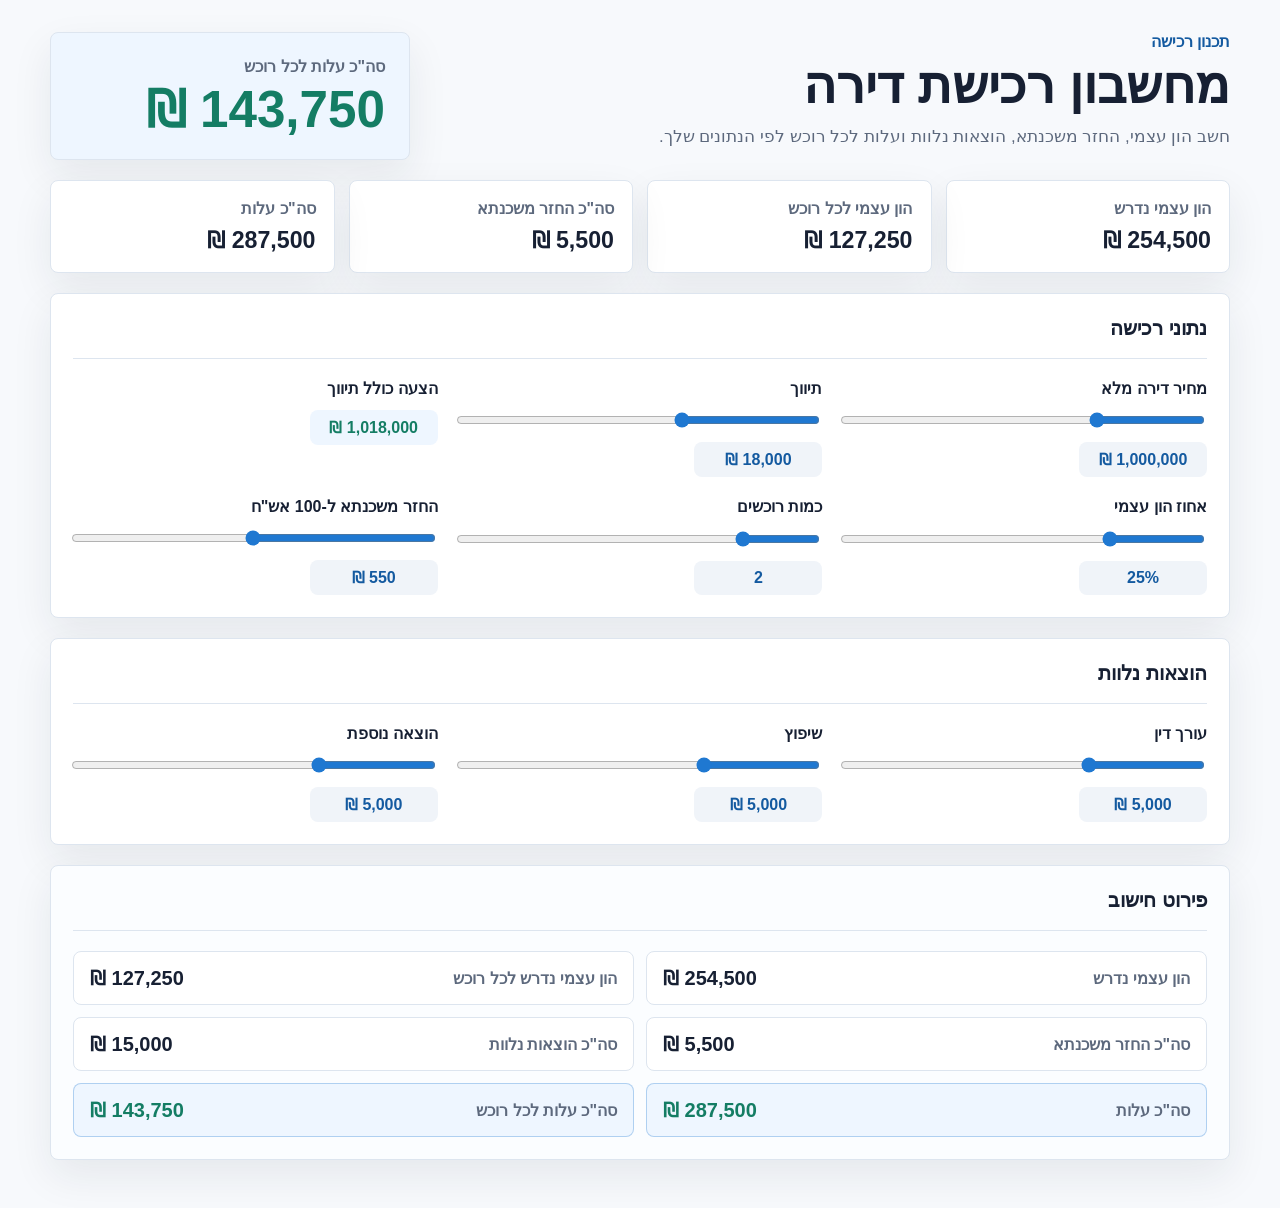
<file: index.html>
<!doctype html>
<html lang="he" dir="rtl">
  <head>
    <meta charset="utf-8">
    <meta name="viewport" content="width=device-width, initial-scale=1">
    <title>מחשבון רכישת דירה</title>
    <link rel="stylesheet" href="styles.css">
  </head>
  <body>
    <main class="app">
      <section class="hero" aria-labelledby="page-title">
        <div>
          <p class="eyebrow">תכנון רכישה</p>
          <h1 id="page-title">מחשבון רכישת דירה</h1>
          <p class="intro">חשב הון עצמי, החזר משכנתא, הוצאות נלוות ועלות לכל רוכש לפי הנתונים שלך.</p>
        </div>
        <div class="hero-total">
          <span>סה"כ עלות לכל רוכש</span>
          <strong id="total-per-buyer-top">₪0</strong>
        </div>
      </section>

      <section class="summary-grid" aria-label="סיכום">
        <article class="metric">
          <span>הון עצמי נדרש</span>
          <strong id="required-equity">₪0</strong>
        </article>
        <article class="metric">
          <span>הון עצמי לכל רוכש</span>
          <strong id="equity-per-buyer">₪0</strong>
        </article>
        <article class="metric">
          <span>סה"כ החזר משכנתא</span>
          <strong id="mortgage-total">₪0</strong>
        </article>
        <article class="metric">
          <span>סה"כ עלות</span>
          <strong id="total-cost">₪0</strong>
        </article>
      </section>

      <form class="calculator" id="calculator">
        <section class="panel" aria-labelledby="purchase-title">
          <div class="section-heading">
            <h2 id="purchase-title">נתוני רכישה</h2>
          </div>

          <div class="field-grid">
            <label class="field">
              <span>מחיר דירה מלא</span>
              <input type="range" id="full-price" min="800000" max="1500000" step="10000" value="1000000">
              <output for="full-price" id="full-price-output">₪1,000,000</output>
            </label>

            <label class="field">
              <span>תיווך</span>
              <input type="range" id="brokerage" min="12000" max="28000" step="500" value="18000">
              <output for="brokerage" id="brokerage-output">₪18,000</output>
            </label>

            <div class="field calculated-field">
              <span>הצעה כולל תיווך</span>
              <output id="offer-with-brokerage-output">₪1,018,000</output>
            </div>

            <label class="field">
              <span>אחוז הון עצמי</span>
              <input type="range" id="equity-percent" min="0" max="100" step="1" value="25">
              <output for="equity-percent" id="equity-percent-output">25%</output>
            </label>

            <label class="field">
              <span>כמות רוכשים</span>
              <input type="range" id="buyers" min="1" max="6" step="1" value="2">
              <output for="buyers" id="buyers-output">2</output>
            </label>

            <label class="field">
              <span>החזר משכנתא ל-100 אש"ח</span>
              <input type="range" id="mortgage-per-100k" min="500" max="600" step="5" value="550">
              <output for="mortgage-per-100k" id="mortgage-per-100k-output">₪550</output>
            </label>
          </div>
        </section>

        <section class="panel" aria-labelledby="expenses-title">
          <div class="section-heading">
            <h2 id="expenses-title">הוצאות נלוות</h2>
          </div>

          <div class="field-grid">
            <label class="field">
              <span>עורך דין</span>
              <input type="range" id="lawyer" min="500" max="15000" step="500" value="5000">
              <output for="lawyer" id="lawyer-output">₪5,000</output>
            </label>

            <label class="field">
              <span>שיפוץ</span>
              <input type="range" id="renovation" min="500" max="15000" step="500" value="5000">
              <output for="renovation" id="renovation-output">₪5,000</output>
            </label>

            <label class="field">
              <span>הוצאה נוספת</span>
              <input type="range" id="extra-expense" min="500" max="15000" step="500" value="5000">
              <output for="extra-expense" id="extra-expense-output">₪5,000</output>
            </label>
          </div>
        </section>

        <section class="panel results" aria-labelledby="results-title">
          <div class="section-heading">
            <h2 id="results-title">פירוט חישוב</h2>
          </div>

          <dl class="result-list">
            <div>
              <dt>הון עצמי נדרש</dt>
              <dd id="required-equity-detail">₪0</dd>
            </div>
            <div>
              <dt>הון עצמי נדרש לכל רוכש</dt>
              <dd id="equity-per-buyer-detail">₪0</dd>
            </div>
            <div>
              <dt>סה"כ החזר משכנתא</dt>
              <dd id="mortgage-total-detail">₪0</dd>
            </div>
            <div>
              <dt>סה"כ הוצאות נלוות</dt>
              <dd id="expenses-total">₪0</dd>
            </div>
            <div class="highlight">
              <dt>סה"כ עלות</dt>
              <dd id="total-cost-detail">₪0</dd>
            </div>
            <div class="highlight">
              <dt>סה"כ עלות לכל רוכש</dt>
              <dd id="total-per-buyer">₪0</dd>
            </div>
          </dl>
        </section>
      </form>
    </main>

    <script src="app.js"></script>
  </body>
</html>
</file>
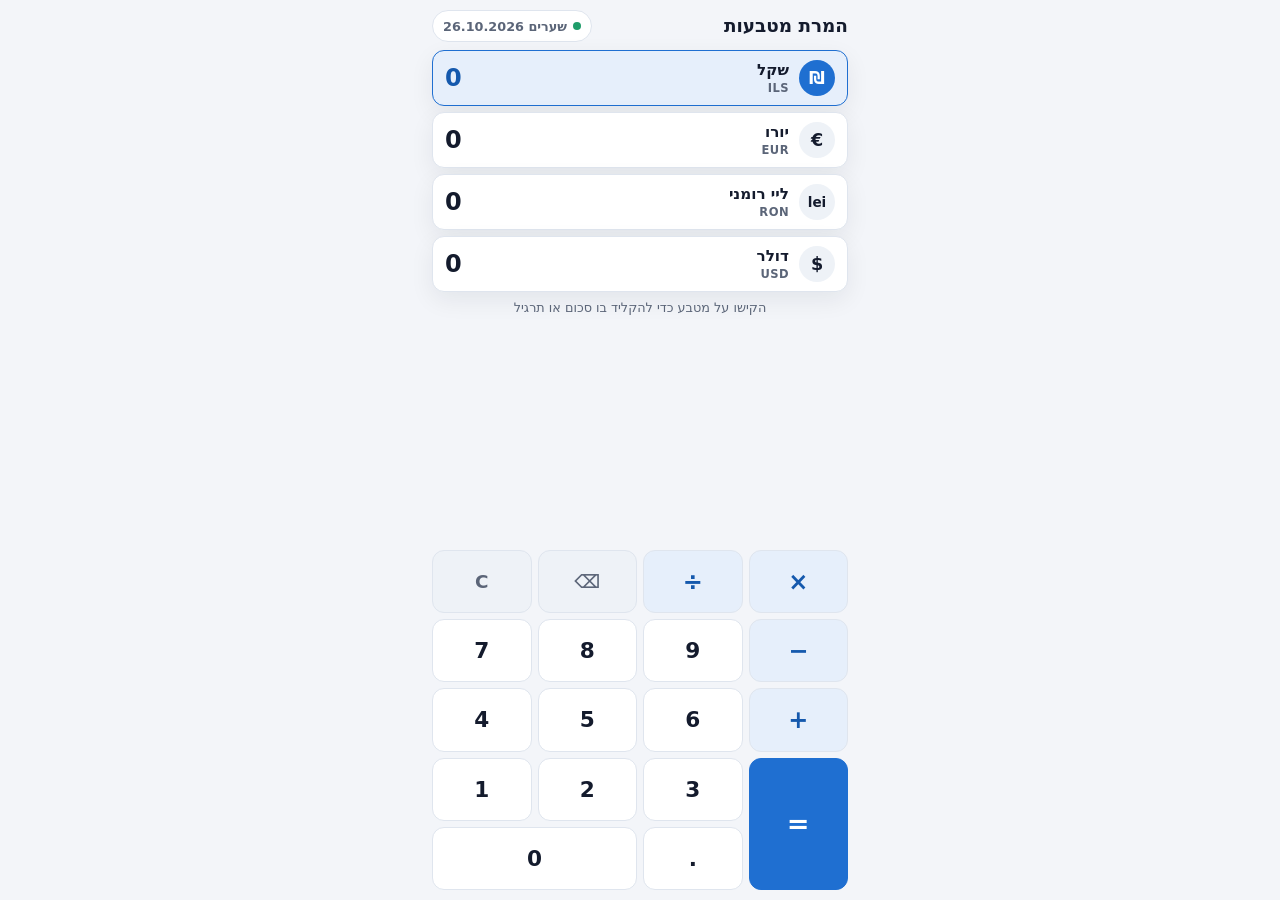
<file: currency/index.html>
<!doctype html>
<html lang="he" dir="rtl">
  <head>
    <meta charset="utf-8">
    <meta name="viewport" content="width=device-width, initial-scale=1, viewport-fit=cover">
    <title>המרת מטבעות</title>
    <meta name="description" content="המרה בין שקל, יורו, ליי רומני ודולר עם מחשבון — עובד גם בלי אינטרנט.">
    <meta name="theme-color" content="#1f6fd1">
    <meta name="apple-mobile-web-app-capable" content="yes">
    <meta name="apple-mobile-web-app-title" content="מטבעות">
    <link rel="manifest" href="manifest.webmanifest">
    <link rel="icon" href="icons/icon.svg" type="image/svg+xml">
    <link rel="apple-touch-icon" href="icons/apple-touch-icon.png">
    <link rel="stylesheet" href="styles.css">
  </head>
  <body>
    <main class="app">
      <header class="topbar">
        <h1>המרת מטבעות</h1>
        <button class="rates-chip" id="rates-button" type="button" aria-haspopup="dialog">
          <span class="net-dot" id="net-dot" aria-hidden="true"></span>
          <span id="rates-chip-text">שערים</span>
        </button>
      </header>

      <section class="currency-list" aria-label="מטבעות">
        <button class="currency" type="button" data-code="ILS">
          <span class="badge" aria-hidden="true">₪</span>
          <span class="label"><strong>שקל</strong><small>ILS</small></span>
          <span class="amount" dir="ltr"><small class="expr"></small><span class="value">0</span></span>
        </button>
        <button class="currency" type="button" data-code="EUR">
          <span class="badge" aria-hidden="true">€</span>
          <span class="label"><strong>יורו</strong><small>EUR</small></span>
          <span class="amount" dir="ltr"><small class="expr"></small><span class="value">0</span></span>
        </button>
        <button class="currency" type="button" data-code="RON">
          <span class="badge badge-text" aria-hidden="true">lei</span>
          <span class="label"><strong>ליי רומני</strong><small>RON</small></span>
          <span class="amount" dir="ltr"><small class="expr"></small><span class="value">0</span></span>
        </button>
        <button class="currency" type="button" data-code="USD">
          <span class="badge" aria-hidden="true">$</span>
          <span class="label"><strong>דולר</strong><small>USD</small></span>
          <span class="amount" dir="ltr"><small class="expr"></small><span class="value">0</span></span>
        </button>
      </section>

      <p class="hint">הקישו על מטבע כדי להקליד בו סכום או תרגיל</p>

      <section class="keypad" dir="ltr" aria-label="מקלדת מחשבון">
        <button type="button" class="key key-fn" data-key="clear">C</button>
        <button type="button" class="key key-fn" data-key="back" aria-label="מחיקה">⌫</button>
        <button type="button" class="key key-op" data-key="/" aria-label="חילוק">÷</button>
        <button type="button" class="key key-op" data-key="*" aria-label="כפל">×</button>
        <button type="button" class="key" data-key="7">7</button>
        <button type="button" class="key" data-key="8">8</button>
        <button type="button" class="key" data-key="9">9</button>
        <button type="button" class="key key-op" data-key="-" aria-label="חיסור">−</button>
        <button type="button" class="key" data-key="4">4</button>
        <button type="button" class="key" data-key="5">5</button>
        <button type="button" class="key" data-key="6">6</button>
        <button type="button" class="key key-op" data-key="+" aria-label="חיבור">+</button>
        <button type="button" class="key" data-key="1">1</button>
        <button type="button" class="key" data-key="2">2</button>
        <button type="button" class="key" data-key="3">3</button>
        <button type="button" class="key key-equals" data-key="=" aria-label="שווה">=</button>
        <button type="button" class="key key-zero" data-key="0">0</button>
        <button type="button" class="key" data-key=".">.</button>
      </section>
    </main>

    <dialog class="rates-dialog" id="rates-dialog" aria-labelledby="rates-title">
      <div class="sheet">
        <div class="sheet-heading">
          <h2 id="rates-title">שערי המרה</h2>
          <button type="button" class="close-button" id="rates-close" aria-label="סגירה">✕</button>
        </div>
        <p class="rates-meta" id="rates-meta"></p>

        <div class="rate-list">
          <label class="rate-row">
            <span class="rate-name">1 יורו =</span>
            <input type="text" inputmode="decimal" autocomplete="off" dir="ltr" data-rate="EUR">
            <span class="rate-unit">₪</span>
          </label>
          <label class="rate-row">
            <span class="rate-name">1 ליי רומני =</span>
            <input type="text" inputmode="decimal" autocomplete="off" dir="ltr" data-rate="RON">
            <span class="rate-unit">₪</span>
          </label>
          <label class="rate-row">
            <span class="rate-name">1 דולר =</span>
            <input type="text" inputmode="decimal" autocomplete="off" dir="ltr" data-rate="USD">
            <span class="rate-unit">₪</span>
          </label>
        </div>
        <p class="rates-note">אפשר לשנות שער ידנית (למשל לפי השער בצ'יינג') — השינוי נשמר במכשיר.</p>

        <button type="button" class="primary-button" id="refresh-rates">עדכון שערים מהאינטרנט</button>
        <p class="refresh-status" id="refresh-status" role="status"></p>
      </div>
    </dialog>

    <script src="app.js"></script>
  </body>
</html>
</file>
<file: styles.css>
:root {
  --bg: #f7f9fc;
  --surface: #ffffff;
  --surface-strong: #eef6ff;
  --text: #172033;
  --muted: #5d697d;
  --line: #dde5ef;
  --primary: #1f78d1;
  --primary-strong: #145aa0;
  --success: #147d64;
  --shadow: 0 16px 40px rgba(23, 32, 51, 0.08);
}

* {
  box-sizing: border-box;
}

body {
  margin: 0;
  min-height: 100vh;
  background: var(--bg);
  color: var(--text);
  font-family: Arial, "Noto Sans Hebrew", sans-serif;
}

.app {
  width: min(1180px, calc(100% - 32px));
  margin: 0 auto;
  padding: 32px 0 48px;
}

.hero {
  display: grid;
  grid-template-columns: minmax(0, 1fr) minmax(260px, 360px);
  gap: 24px;
  align-items: stretch;
  margin-bottom: 20px;
}

.eyebrow {
  margin: 0 0 8px;
  color: var(--primary-strong);
  font-weight: 700;
}

h1,
h2,
p {
  margin-top: 0;
}

h1 {
  margin-bottom: 10px;
  font-size: clamp(2rem, 4vw, 3.7rem);
  line-height: 1.05;
}

h2 {
  margin-bottom: 0;
  font-size: 1.25rem;
}

.intro {
  max-width: 680px;
  margin-bottom: 0;
  color: var(--muted);
  font-size: 1.05rem;
  line-height: 1.7;
}

.hero-total,
.metric,
.panel {
  border: 1px solid var(--line);
  border-radius: 8px;
  background: var(--surface);
  box-shadow: var(--shadow);
}

.hero-total {
  display: flex;
  flex-direction: column;
  justify-content: center;
  gap: 8px;
  padding: 24px;
  background: var(--surface-strong);
}

.hero-total span,
.metric span {
  color: var(--muted);
  font-weight: 700;
}

.hero-total strong {
  color: var(--success);
  font-size: clamp(2rem, 4vw, 3.25rem);
  line-height: 1;
}

.summary-grid {
  display: grid;
  grid-template-columns: repeat(4, minmax(0, 1fr));
  gap: 14px;
  margin-bottom: 20px;
}

.metric {
  display: grid;
  gap: 8px;
  padding: 18px;
}

.metric strong {
  font-size: 1.45rem;
}

.calculator {
  display: grid;
  gap: 20px;
}

.panel {
  padding: 22px;
}

.section-heading {
  display: flex;
  align-items: center;
  justify-content: space-between;
  gap: 16px;
  padding-bottom: 18px;
  border-bottom: 1px solid var(--line);
  margin-bottom: 20px;
}

.field-grid {
  display: grid;
  grid-template-columns: repeat(3, minmax(0, 1fr));
  gap: 20px;
}

.field {
  display: grid;
  gap: 12px;
  min-width: 0;
}

.field span {
  font-weight: 700;
}

.field output {
  justify-self: start;
  min-width: 128px;
  padding: 8px 12px;
  border-radius: 8px;
  background: #f0f4f9;
  color: var(--primary-strong);
  font-weight: 800;
  text-align: center;
}

.calculated-field {
  align-content: start;
}

.calculated-field output {
  background: var(--surface-strong);
  color: var(--success);
}

input[type="range"] {
  width: 100%;
  accent-color: var(--primary);
  cursor: pointer;
}

.results {
  background: #fbfdff;
}

.result-list {
  display: grid;
  grid-template-columns: repeat(2, minmax(0, 1fr));
  gap: 12px;
  margin: 0;
}

.result-list div {
  display: flex;
  align-items: center;
  justify-content: space-between;
  gap: 18px;
  min-width: 0;
  padding: 14px 16px;
  border: 1px solid var(--line);
  border-radius: 8px;
  background: var(--surface);
}

.result-list dt {
  color: var(--muted);
  font-weight: 700;
}

.result-list dd {
  margin: 0;
  font-weight: 800;
  font-size: 1.25rem;
  text-align: left;
}

.result-list .highlight {
  border-color: rgba(31, 120, 209, 0.3);
  background: var(--surface-strong);
}

.result-list .highlight dd {
  color: var(--success);
}

@media (max-width: 900px) {
  .hero,
  .summary-grid,
  .field-grid,
  .result-list {
    grid-template-columns: 1fr;
  }

  .app {
    width: min(100% - 20px, 720px);
    padding-top: 20px;
  }

  .panel,
  .hero-total {
    padding: 18px;
  }

  .result-list div {
    align-items: flex-start;
    flex-direction: column;
    gap: 6px;
  }
}
</file>
<file: currency/styles.css>
:root {
  color-scheme: light;
  --bg: #f3f5f9;
  --surface: #ffffff;
  --surface-muted: #eef2f7;
  --text: #141b2d;
  --muted: #5b6578;
  --line: #dfe5ee;
  --primary: #1f6fd1;
  --primary-strong: #1559ad;
  --primary-soft: #e6effb;
  --on-primary: #ffffff;
  --danger: #c2372f;
  --online: #1f9d6a;
  --shadow: 0 8px 24px rgba(20, 27, 45, 0.07);
}

@media (prefers-color-scheme: dark) {
  :root:not([data-theme="light"]) {
    color-scheme: dark;
    --bg: #0e131b;
    --surface: #171e29;
    --surface-muted: #1f2734;
    --text: #e7ecf4;
    --muted: #97a3b6;
    --line: #2a3445;
    --primary: #4d95f0;
    --primary-strong: #7db2f5;
    --primary-soft: #1a2b44;
    --on-primary: #0b1220;
    --danger: #f07a72;
    --online: #3cc489;
    --shadow: 0 8px 24px rgba(0, 0, 0, 0.35);
  }
}

:root[data-theme="dark"] {
  color-scheme: dark;
  --bg: #0e131b;
  --surface: #171e29;
  --surface-muted: #1f2734;
  --text: #e7ecf4;
  --muted: #97a3b6;
  --line: #2a3445;
  --primary: #4d95f0;
  --primary-strong: #7db2f5;
  --primary-soft: #1a2b44;
  --on-primary: #0b1220;
  --danger: #f07a72;
  --online: #3cc489;
  --shadow: 0 8px 24px rgba(0, 0, 0, 0.35);
}

* {
  box-sizing: border-box;
}

html,
body {
  margin: 0;
  background: var(--bg);
}

body {
  min-height: 100vh;
  min-height: 100dvh;
  color: var(--text);
  font-family: system-ui, -apple-system, "Segoe UI", Arial, "Noto Sans Hebrew", sans-serif;
  -webkit-tap-highlight-color: transparent;
}

button,
input {
  font: inherit;
  color: inherit;
}

button {
  touch-action: manipulation;
  cursor: pointer;
}

button:focus-visible,
input:focus-visible {
  outline: 3px solid var(--primary);
  outline-offset: 2px;
}

.app {
  display: flex;
  flex-direction: column;
  gap: 8px;
  width: min(440px, 100%);
  /* Exactly one screen: the keypad takes whatever height is left. */
  height: 100vh;
  height: 100dvh;
  margin: 0 auto;
  padding: calc(10px + env(safe-area-inset-top)) 12px calc(10px + env(safe-area-inset-bottom));
}

/* ---------- header ---------- */

.topbar {
  display: flex;
  align-items: center;
  justify-content: space-between;
  gap: 12px;
}

h1 {
  margin: 0;
  font-size: 1.15rem;
  line-height: 1.2;
}

.rates-chip {
  display: inline-flex;
  align-items: center;
  gap: 6px;
  min-height: 32px;
  padding: 4px 10px;
  border: 1px solid var(--line);
  border-radius: 999px;
  background: var(--surface);
  color: var(--muted);
  font-size: 0.8rem;
  font-weight: 600;
  white-space: nowrap;
}

.net-dot {
  width: 8px;
  height: 8px;
  border-radius: 50%;
  background: var(--muted);
  opacity: 0.6;
}

.net-dot.is-online {
  background: var(--online);
  opacity: 1;
}

/* ---------- currency rows ---------- */

.currency-list {
  display: grid;
  gap: 6px;
}

.currency {
  display: grid;
  grid-template-columns: auto auto minmax(0, 1fr);
  align-items: center;
  gap: 10px;
  width: 100%;
  min-height: 56px;
  padding: 6px 12px;
  border: 1.5px solid var(--line);
  border-radius: 12px;
  background: var(--surface);
  box-shadow: var(--shadow);
  text-align: start;
  transition: border-color 0.15s, background-color 0.15s;
}

.currency.is-active {
  border-color: var(--primary);
  background: var(--primary-soft);
}

.badge {
  display: grid;
  place-items: center;
  width: 36px;
  height: 36px;
  border-radius: 50%;
  background: var(--surface-muted);
  color: var(--text);
  font-size: 1.1rem;
  font-weight: 700;
}

.badge-text {
  font-size: 0.85rem;
}

.currency.is-active .badge {
  background: var(--primary);
  color: var(--on-primary);
}

.label {
  display: grid;
  gap: 2px;
}

.label strong {
  font-size: 0.95rem;
  line-height: 1.2;
}

.label small {
  color: var(--muted);
  font-size: 0.72rem;
  font-weight: 600;
  letter-spacing: 0.04em;
}

.amount {
  display: grid;
  justify-items: start;
  gap: 2px;
  min-width: 0;
  text-align: left;
}

.expr {
  max-width: 100%;
  overflow: hidden;
  color: var(--muted);
  font-size: 0.78rem;
  line-height: 1.1;
  text-overflow: ellipsis;
  white-space: nowrap;
}

.expr:empty {
  display: none;
}

.value {
  max-width: 100%;
  overflow-wrap: anywhere;
  font-size: 1.5rem;
  font-weight: 700;
  font-variant-numeric: tabular-nums;
  line-height: 1.1;
}

.currency.is-long .value {
  font-size: 1.2rem;
}

.currency.is-xlong .value {
  font-size: 1rem;
}

.currency.is-xxlong .value {
  font-size: 0.85rem;
}

.currency:not(.is-active) .value {
  color: var(--text);
}

.currency.is-active .value {
  color: var(--primary-strong);
}

.hint {
  margin: 0;
  color: var(--muted);
  font-size: 0.8rem;
  text-align: center;
}

/* ---------- keypad ---------- */

.keypad {
  display: grid;
  flex: 1 1 0;
  grid-template-columns: repeat(4, minmax(0, 1fr));
  grid-template-rows: repeat(5, minmax(0, 1fr));
  gap: 6px;
  min-height: 190px;
  max-height: 340px;
  margin-top: auto;
}

.key {
  border: 1px solid var(--line);
  border-radius: 12px;
  background: var(--surface);
  font-size: 1.35rem;
  font-weight: 600;
  user-select: none;
  transition: transform 0.06s, background-color 0.15s;
}

.key:active {
  transform: scale(0.96);
  background: var(--surface-muted);
}

.key-fn {
  background: var(--surface-muted);
  color: var(--muted);
  font-size: 1.15rem;
}

.key-op {
  background: var(--primary-soft);
  color: var(--primary-strong);
  font-size: 1.5rem;
}

.key-equals {
  grid-row: span 2;
  border-color: var(--primary);
  background: var(--primary);
  color: var(--on-primary);
  font-size: 1.7rem;
}

.key-equals:active {
  background: var(--primary-strong);
}

.key-zero {
  grid-column: span 2;
}

/* ---------- rates dialog ---------- */

.rates-dialog {
  width: min(420px, calc(100% - 32px));
  padding: 0;
  border: 1px solid var(--line);
  border-radius: 18px;
  background: var(--surface);
  color: var(--text);
  box-shadow: 0 24px 60px rgba(0, 0, 0, 0.25);
}

.rates-dialog::backdrop {
  background: rgba(10, 14, 22, 0.45);
}

.sheet {
  display: grid;
  gap: 14px;
  padding: 18px;
}

.sheet-heading {
  display: flex;
  align-items: center;
  justify-content: space-between;
  gap: 12px;
}

h2 {
  margin: 0;
  font-size: 1.15rem;
}

.close-button {
  display: grid;
  place-items: center;
  width: 36px;
  height: 36px;
  border: 0;
  border-radius: 50%;
  background: var(--surface-muted);
  color: var(--muted);
}

.rates-meta,
.rates-note,
.refresh-status {
  margin: 0;
  color: var(--muted);
  font-size: 0.88rem;
  line-height: 1.5;
}

.refresh-status:empty {
  display: none;
}

.rate-list {
  display: grid;
  gap: 8px;
}

.rate-row {
  display: grid;
  grid-template-columns: minmax(0, 1fr) 120px auto;
  align-items: center;
  gap: 10px;
  padding: 8px 12px;
  border: 1px solid var(--line);
  border-radius: 12px;
  background: var(--surface-muted);
}

.rate-name {
  font-weight: 600;
}

.rate-row input {
  width: 100%;
  min-height: 40px;
  padding: 6px 10px;
  border: 1px solid var(--line);
  border-radius: 10px;
  background: var(--surface);
  font-size: 1.05rem;
  font-weight: 700;
  font-variant-numeric: tabular-nums;
  text-align: left;
}

.rate-row input.is-invalid {
  border-color: var(--danger);
  color: var(--danger);
}

.rate-unit {
  color: var(--muted);
  font-weight: 700;
}

.primary-button {
  min-height: 46px;
  padding: 10px 16px;
  border: 0;
  border-radius: 12px;
  background: var(--primary);
  color: var(--on-primary);
  font-weight: 700;
}

.primary-button:disabled {
  opacity: 0.6;
  cursor: progress;
}

@media (max-height: 700px) {
  .hint {
    display: none;
  }

  .currency {
    min-height: 54px;
    padding-block: 4px;
  }

  .badge {
    width: 32px;
    height: 32px;
    font-size: 1rem;
  }
}

@media (max-height: 560px) {
  .app {
    gap: 6px;
  }

  .currency {
    min-height: 48px;
    padding-block: 2px;
  }

  .value {
    font-size: 1.3rem;
  }

  .keypad {
    min-height: 170px;
    gap: 5px;
  }
}
</file>
